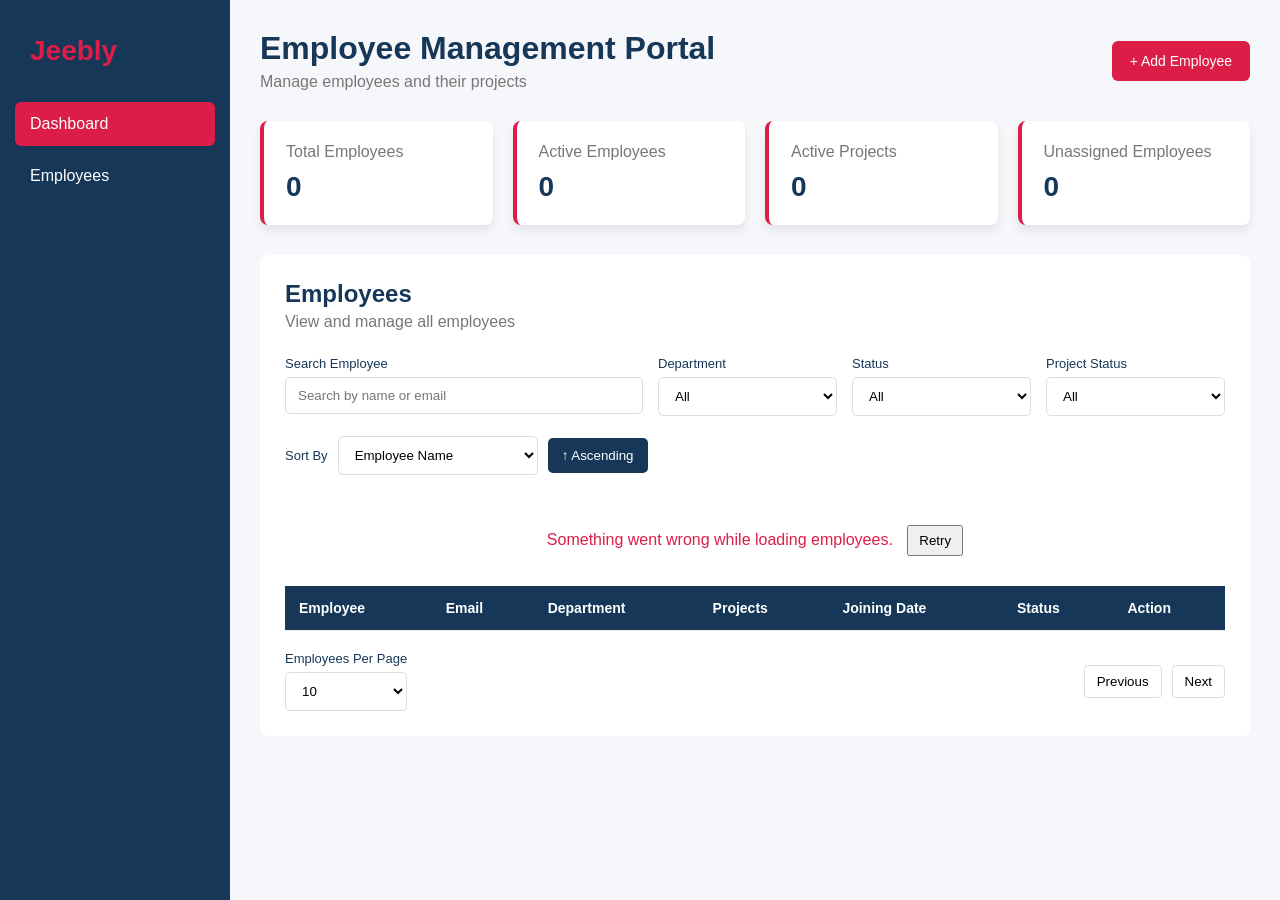
<file: employee-management/frontend/index.html>
<!DOCTYPE html>
<html lang="en">

<head>
    <meta charset="UTF-8">
    <meta name="viewport" content="width=device-width, initial-scale=1.0">

    <title>Employee Management Portal</title>

    <link rel="stylesheet" href="style.css">
</head>

<body>

    <div class="app">

        <aside class="sidebar">
            <div class="logo">
                <h2>Jeebly</h2>
            </div>

            <nav>
                <a href="#" class="active">Dashboard</a>
                <a href="#">Employees</a>
            </nav>
        </aside>

        <main class="main-content">

            <header class="topbar">
                <div>
                    <h1>Employee Management Portal</h1>
                    <p>Manage employees and their projects</p>
                </div>

                <button class="add-btn" onclick="openAddModal()">
                    + Add Employee
                </button>
            </header>

            <section class="dashboard">

                <div class="card">
                    <p>Total Employees</p>
                    <h2 id="totalEmployees">0</h2>
                </div>

                <div class="card">
                    <p>Active Employees</p>
                    <h2 id="activeEmployees">0</h2>
                </div>

                <div class="card">
                    <p>Active Projects</p>
                    <h2 id="activeProjects">0</h2>
                </div>

                <div class="card">
                    <p>Unassigned Employees</p>
                    <h2 id="unassignedEmployees">0</h2>
                </div>

            </section>

            <section class="employee-section">

                <div class="section-header">
                    <div>
                        <h2>Employees</h2>
                        <p>View and manage all employees</p>
                    </div>
                </div>

                <div class="filters">

                    <div class="search-box">
                        <label for="searchInput">Search Employee</label>
                        <input type="text" id="searchInput" placeholder="Search by name or email"
                            oninput="applyFilters()">
                    </div>

                    <div>
                        <label>Department</label>

                        <select id="departmentFilter" onchange="applyFilters()">
                            <option value="All">All</option>
                            <option value="Engineering">Engineering</option>
                            <option value="Finance">Finance</option>
                            <option value="HR">HR</option>
                            <option value="Marketing">Marketing</option>
                            <option value="Product">Product</option>
                        </select>
                    </div>

                    <div>
                        <label>Status</label>

                        <select id="statusFilter" onchange="applyFilters()">
                            <option value="All">All</option>
                            <option value="Active">Active</option>
                            <option value="Inactive">Inactive</option>
                        </select>
                    </div>

                    <div>
                        <label>Project Status</label>

                        <select id="projectStatusFilter" onchange="applyFilters()">
                            <option value="All">All</option>
                            <option value="Active">Active</option>
                            <option value="In Progress">In Progress</option>
                            <option value="Completed">Completed</option>
                        </select>
                    </div>

                </div>

                <div class="sorting">

                    <label>Sort By</label>

                    <select id="sortField" onchange="applyFilters()">
                        <option value="name">Employee Name</option>
                        <option value="projects">Number of Projects</option>
                        <option value="joiningDate">Joining Date</option>
                        <option value="status">Status</option>
                    </select>

                    <button id="sortOrder" onclick="changeSortOrder()">
                        ↑ Ascending
                    </button>

                </div>

                <div id="loading" class="message">
                    Loading employees...
                </div>

                <div id="errorMessage" class="message error">
                    Something went wrong while loading employees.
                    <button onclick="loadEmployees()">Retry</button>
                </div>

                <div id="emptyMessage" class="message">
                    No employees found.
                </div>

                <div class="table-container">

                    <table>

                        <thead>
                            <tr>
                                <th>Employee</th>
                                <th>Email</th>
                                <th>Department</th>
                                <th>Projects</th>
                                <th>Joining Date</th>
                                <th>Status</th>
                                <th>Action</th>
                            </tr>
                        </thead>

                        <tbody id="employeeTableBody">
                        </tbody>

                    </table>

                </div>

                <div class="pagination">

                    <div>
                        <label>Employees Per Page</label>

                        <select id="itemsPerPage" onchange="changeItemsPerPage()">
                            <option value="5">5</option>
                            <option value="10" selected>10</option>
                        </select>
                    </div>

                    <div class="pagination-buttons">

                        <button onclick="previousPage()">Previous</button>

                        <span id="pageNumbers"></span>

                        <button onclick="nextPage()">Next</button>

                    </div>

                </div>

            </section>

        </main>

    </div>

    <div id="detailsModal" class="modal">

        <div class="modal-content">

            <div class="modal-header">
                <h2>Employee Details</h2>
                <button onclick="closeModal('detailsModal')">×</button>
            </div>

            <div id="employeeDetails"></div>

        </div>

    </div>


    <!-- Add / Edit Modal -->
    <div id="employeeModal" class="modal">

        <div class="modal-content">

            <div class="modal-header">
                <h2 id="formTitle">Add Employee</h2>
                <button onclick="closeModal('employeeModal')">×</button>
            </div>

            <form id="employeeForm">

                <input type="hidden" id="employeeId">

                <div class="form-group">
                    <label>Name</label>
                    <input type="text" id="name">
                    <small id="nameError"></small>
                </div>

                <div class="form-group">
                    <label>Email</label>
                    <input type="email" id="email">
                    <small id="emailError"></small>
                </div>

                <div class="form-group">
                    <label>Mobile</label>
                    <input type="text" id="mobile">
                    <small id="mobileError"></small>
                </div>

                <div class="form-group">
                    <label>Department</label>

                    <select id="department">
                        <option value="">Select Department</option>
                        <option value="Engineering">Engineering</option>
                        <option value="Finance">Finance</option>
                        <option value="HR">HR</option>
                        <option value="Marketing">Marketing</option>
                        <option value="Product">Product</option>
                    </select>

                    <small id="departmentError"></small>
                </div>

                <div class="form-group">
                    <label>Joining Date</label>
                    <input type="date" id="joiningDate">
                    <small id="joiningDateError"></small>
                </div>

                <div class="form-group">
                    <label>Status</label>

                    <select id="status">
                        <option value="">Select Status</option>
                        <option value="Active">Active</option>
                        <option value="Inactive">Inactive</option>
                    </select>

                    <small id="statusError"></small>
                </div>
                <div class="form-group">

                    <label>Projects</label>

                    <div id="projectList" class="project-list">
                        
                    </div>

                    <small id="projectsError"></small>

                </div>

                <div class="form-actions">
                    <button type="button" class="cancel-btn" onclick="closeModal('employeeModal')">
                        Cancel
                    </button>

                    <button type="submit" class="save-btn">
                        Save Employee
                    </button>
                </div>

            </form>

        </div>

    </div>

    <div id="deleteModal" class="modal">

        <div class="modal-content small-modal">

            <div class="modal-header">
                <h2>Delete Employee</h2>
                <button onclick="closeModal('deleteModal')">×</button>
            </div>

            <p>
                Are you sure you want to delete this employee?
            </p>

            <div class="form-actions">

                <button class="cancel-btn" onclick="closeModal('deleteModal')">
                    Cancel
                </button>

                <button class="delete-btn" onclick="confirmDelete()">
                    Delete
                </button>

            </div>

        </div>

    </div>


    <script src="script.js"></script>

</body>

</html>
</file>
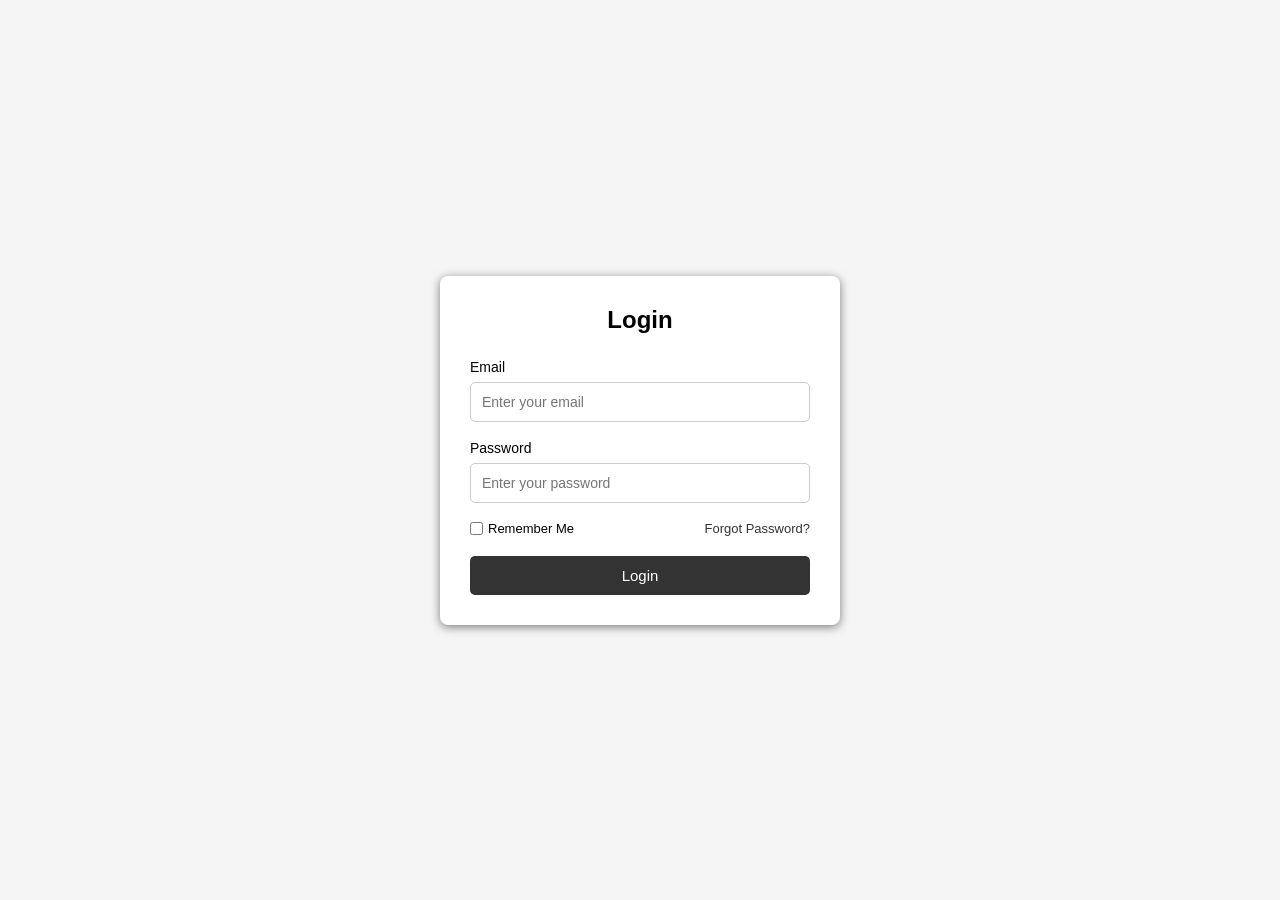
<file: Day-1/login.html>
<!DOCTYPE html>
<html lang="en">
<head>
    <meta charset="UTF-8">
    <meta name="viewport" content="width=device-width, initial-scale=1.0">
    <link rel="stylesheet" href="login.css">
    <title>Login Page</title>
</head>
<body>

    <div class="login-container">
        <div class="login-box">
            <h2>Login</h2>

            <form>
                <div class="input-group">
                    <label for="email">Email</label>
                    <input
                        type="email"
                        id="email"
                        placeholder="Enter your email"
                    >
                </div>

                <div class="input-group">
                    <label for="password">Password</label>
                    <input
                        type="password"
                        id="password"
                        placeholder="Enter your password"
                    >
                </div>

                <div class="login-options">
                    <label class="remember-me">
                        <input type="checkbox">
                        Remember Me
                    </label>

                    <a href="#">Forgot Password?</a>
                </div>

                <button type="submit">Login</button>
            </form>
        </div>
    </div>

</body>
</html>
</file>
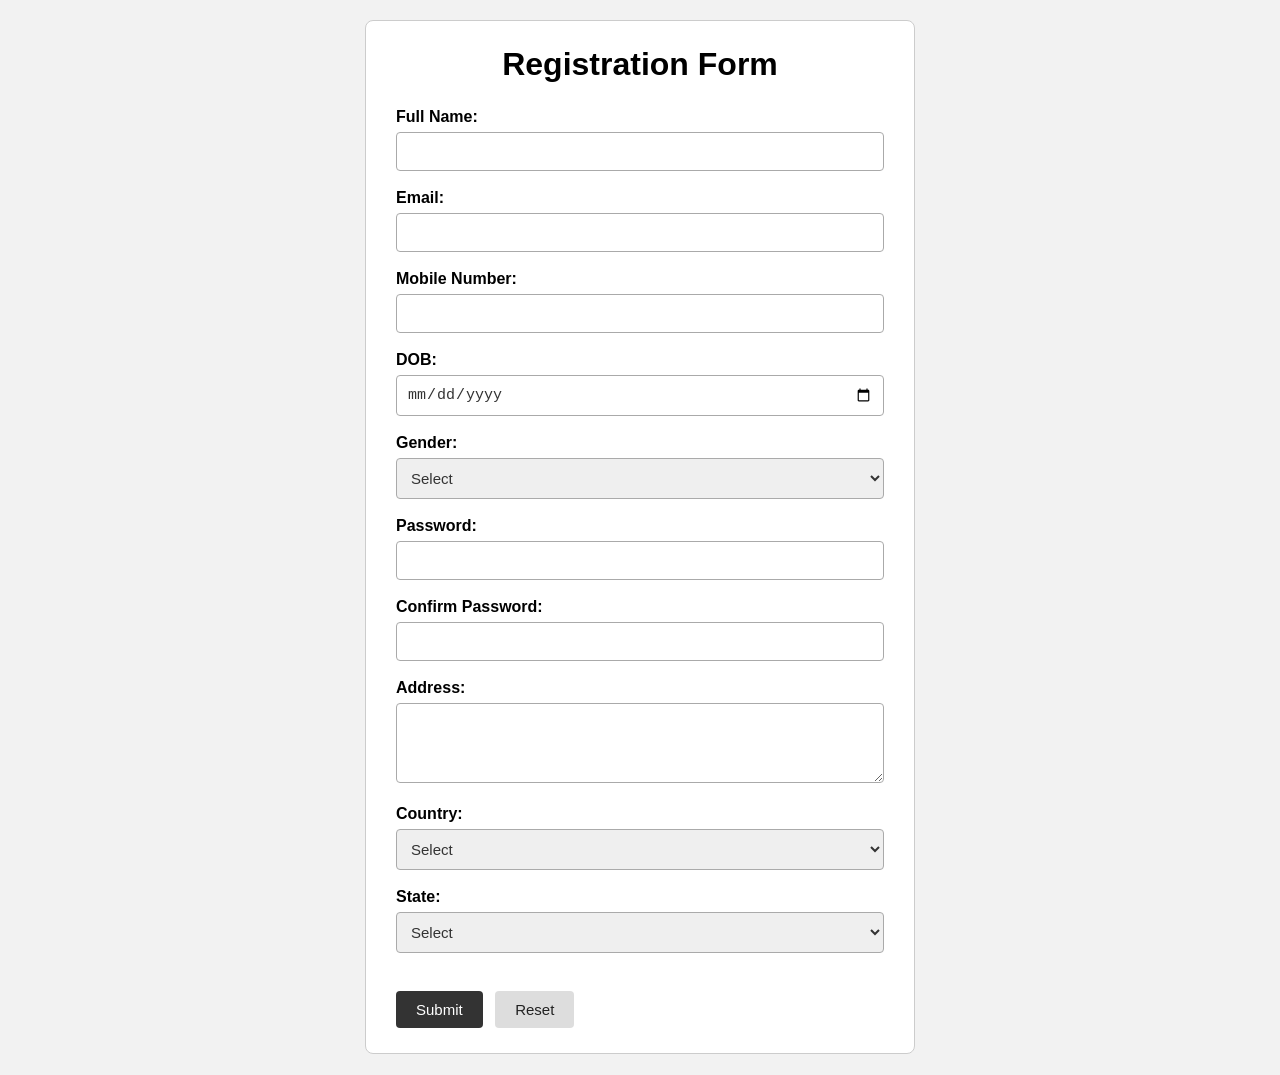
<file: Day-1/registration.html>
<!DOCTYPE html>
<html lang="en">
<head>
    <meta charset="UTF-8">
    <meta name="viewport" content="width=device-width, initial-scale=1.0">
    <link rel="stylesheet" href="registration.css">
    <title>Registration Form</title>
</head>
<body>
    <main>
        <h1>Registration Form</h1>
        <form>
            <label for="name">Full Name:</label>
            <input type="text" id="name" name="name" required>
            <br><br>
            <label for="email">Email:</label>
            <input type="email" id="email" name="email" required>
            <br><br>
            <label for="mobile">Mobile Number:</label>
            <input type="number" id="mobile" name="mobile" required>
            <br><br>
            <label for="dob">DOB:</label>
            <input type="date" id="dob" name="dob" required>
            <br><br>
            <label for="gender">Gender:</label>
            <select id="gender" name="gender" required>
                <option value="">Select</option>
                <option value="male">Male</option>
                <option value="female">Female</option>
                <option value="other">Other</option>
            </select>
            <br><br>
            <label for="password">Password:</label>
            <input type="password" id="password" name="password" required>
            <br><br>
            <label for="confirm-password">Confirm Password:</label>
            <input type="password" id="confirm-password" name="confirm-password" required>
            <br><br>
            <label for="address">Address:</label>
            <textarea id="address" name="address" required></textarea>
            <br><br>
            <label for="country">Country:</label>
            <select id="country" name="country" required>
                <option value="">Select</option>
                <option value="usa">USA</option>
                <option value="canada">Canada</option>
                <option value="uk">UK</option>
                <option value="australia">Australia</option>
            </select>
            <br><br>
            <label for="state">State:</label>
            <select id="state" name="state" required>
                <option value="">Select</option>
                <option value="bihar">Bihar</option>
            </select>
            <br><br>
            <input type="submit" value="Submit">
            <input type="reset" value="Reset">
        </form>
    </main>
</body>
</html>
</file>
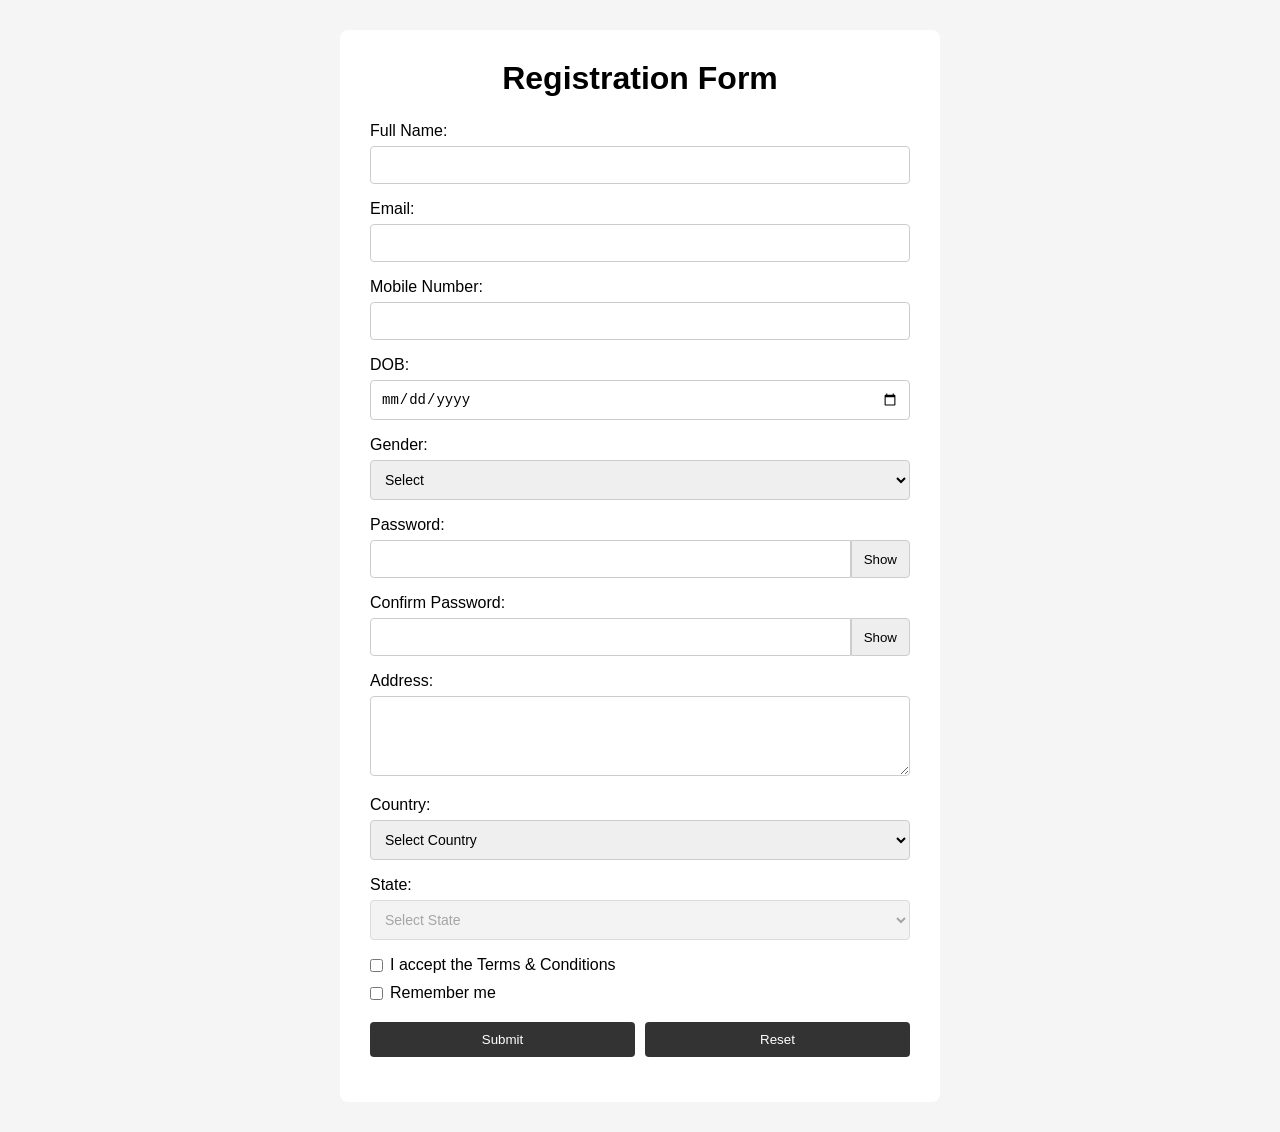
<file: Day-2/form.validation.html>
<!DOCTYPE html>
<html lang="en">
<head>
    <meta charset="UTF-8">
    <meta name="viewport" content="width=device-width, initial-scale=1.0">
    <link rel="stylesheet" href="form.validation.css">
    <title>Registration Form</title>
</head>

<body>

    <main>
        <h1>Registration Form</h1>

        <form id="registration-form">

            <div class="form-group">
                <label for="name">Full Name:</label>
                <input type="text" id="name" name="name">
                <small class="error" id="name-error"></small>
            </div>

            <div class="form-group">
                <label for="email">Email:</label>
                <input type="email" id="email" name="email">
                <small class="error" id="email-error"></small>
            </div>

            <div class="form-group">
                <label for="mobile">Mobile Number:</label>
                <input type="tel" id="mobile" name="mobile">
                <small class="error" id="mobile-error"></small>
            </div>

            <div class="form-group">
                <label for="dob">DOB:</label>
                <input type="date" id="dob" name="dob">
                <small class="error" id="dob-error"></small>
            </div>

            <div class="form-group">
                <label for="gender">Gender:</label>
                <select id="gender" name="gender">
                    <option value="">Select</option>
                    <option value="male">Male</option>
                    <option value="female">Female</option>
                    <option value="other">Other</option>
                </select>
                <small class="error" id="gender-error"></small>
            </div>

            <div class="form-group">
                <label for="password">Password:</label>

                <div class="password-box">
                    <input type="password" id="password" name="password">
                    <button type="button" class="toggle-password" id="password-toggle">
                        Show
                    </button>
                </div>

                <small class="error" id="password-error"></small>
            </div>

            <div class="form-group">
                <label for="confirm-password">Confirm Password:</label>

                <div class="password-box">
                    <input type="password" id="confirm-password" name="confirm-password">
                    <button type="button" class="toggle-password" id="confirm-password-toggle">
                        Show
                    </button>
                </div>

                <small class="error" id="confirm-password-error"></small>
            </div>

            <div class="form-group">
                <label for="address">Address:</label>
                <textarea id="address" name="address"></textarea>
                <small class="error" id="address-error"></small>
            </div>

            <div class="form-group">
                <label for="country">Country:</label>
                <select id="country" name="country">
                    <option value="">Select Country</option>
                </select>
                <small class="error" id="country-error"></small>
            </div>

            <div class="form-group">
                <label for="state">State:</label>
                <select id="state" name="state" disabled>
                    <option value="">Select State</option>
                </select>
                <small class="error" id="state-error"></small>
            </div>

            <div class="terms">
                <input type="checkbox" id="terms" name="terms">
                <label for="terms">I accept the Terms & Conditions</label>
            </div>

            <small class="error" id="terms-error"></small>

            <div class="remember-me">
                <input type="checkbox" id="remember-me" name="remember-me">
                <label for="remember-me">Remember me</label>
            </div>

            <div class="buttons">
                <button type="submit">Submit</button>
                <button type="reset">Reset</button>
            </div>

            <p id="success-message"></p>

        </form>
    </main>

    <script src="form.validation.js"></script>
</body>
</html>
</file>
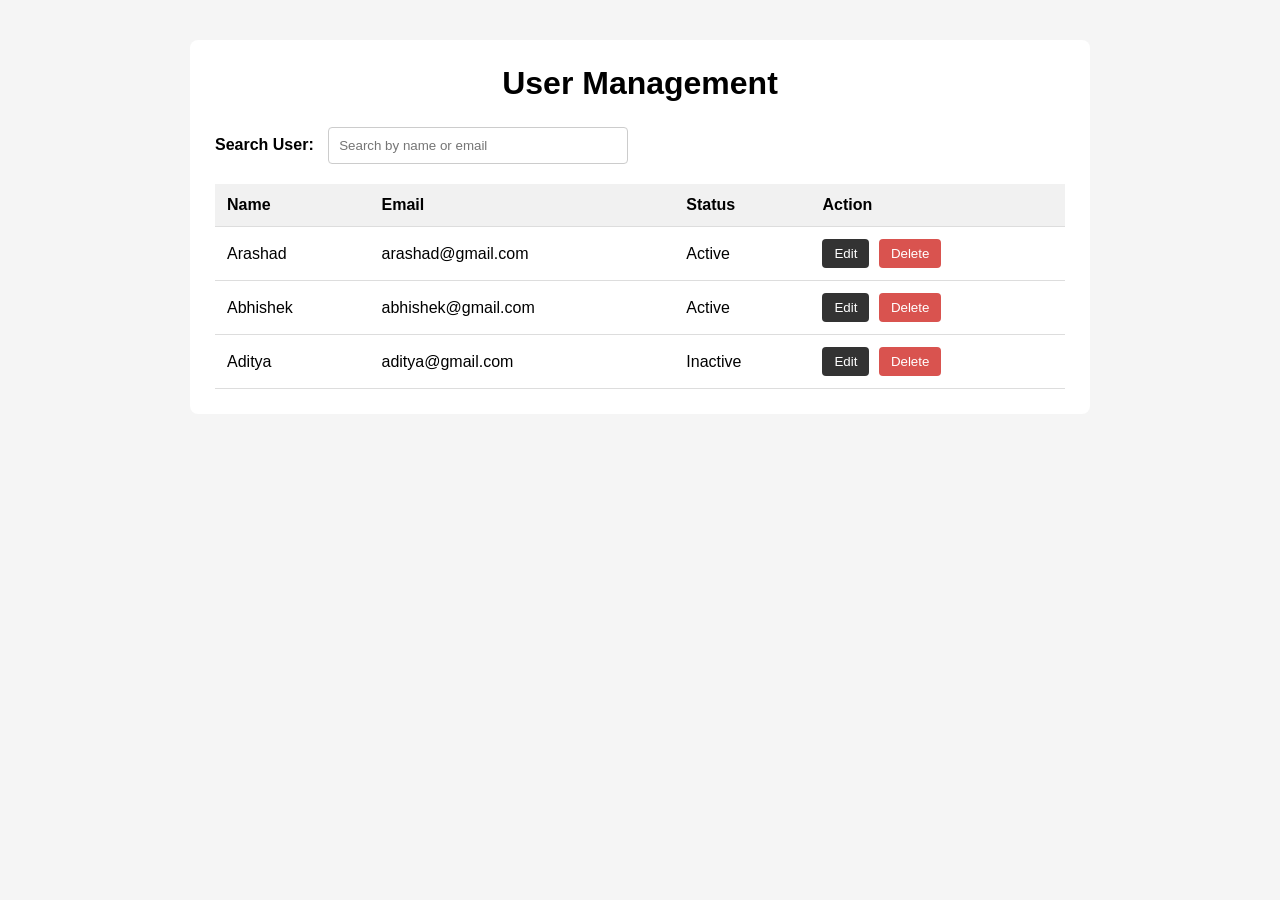
<file: Day-3/users.html>
<!DOCTYPE html>
<html lang="en">
<head>
    <meta charset="UTF-8">
    <meta name="viewport" content="width=device-width, initial-scale=1.0">
    <title>User Management</title>
    <link rel="stylesheet" href="users.css">
</head>
<body>

    <div class="container">
        <h1>User Management</h1>

        <div class="search-box">
            <label for="searchUser">Search User:</label>
            <input
                type="text"
                id="searchUser"
                placeholder="Search by name or email"
            >
        </div>

        <table>
            <thead>
                <tr>
                    <th>Name</th>
                    <th>Email</th>
                    <th>Status</th>
                    <th>Action</th>
                </tr>
            </thead>

            <tbody id="userTableBody">
                
            </tbody>
        </table>
    </div>

    <div class="modal" id="editModal">
        <div class="modal-content">
            <h2>Edit User</h2>

            <form id="editUserForm">
                <input type="hidden" id="editUserId">

                <label for="editName">Name</label>
                <input type="text" id="editName" required>

                <label for="editEmail">Email</label>
                <input type="email" id="editEmail" required>

                <label for="editStatus">Status</label>
                <select id="editStatus">
                    <option value="Active">Active</option>
                    <option value="Inactive">Inactive</option>
                </select>

                <div class="modal-buttons">
                    <button type="submit" class="save-btn">Save Changes</button>
                    <button type="button" class="cancel-btn" id="cancelEdit">
                        Cancel
                    </button>
                </div>
            </form>
        </div>
    </div>

    <script src="users.js"></script>
</body>
</html>
</file>
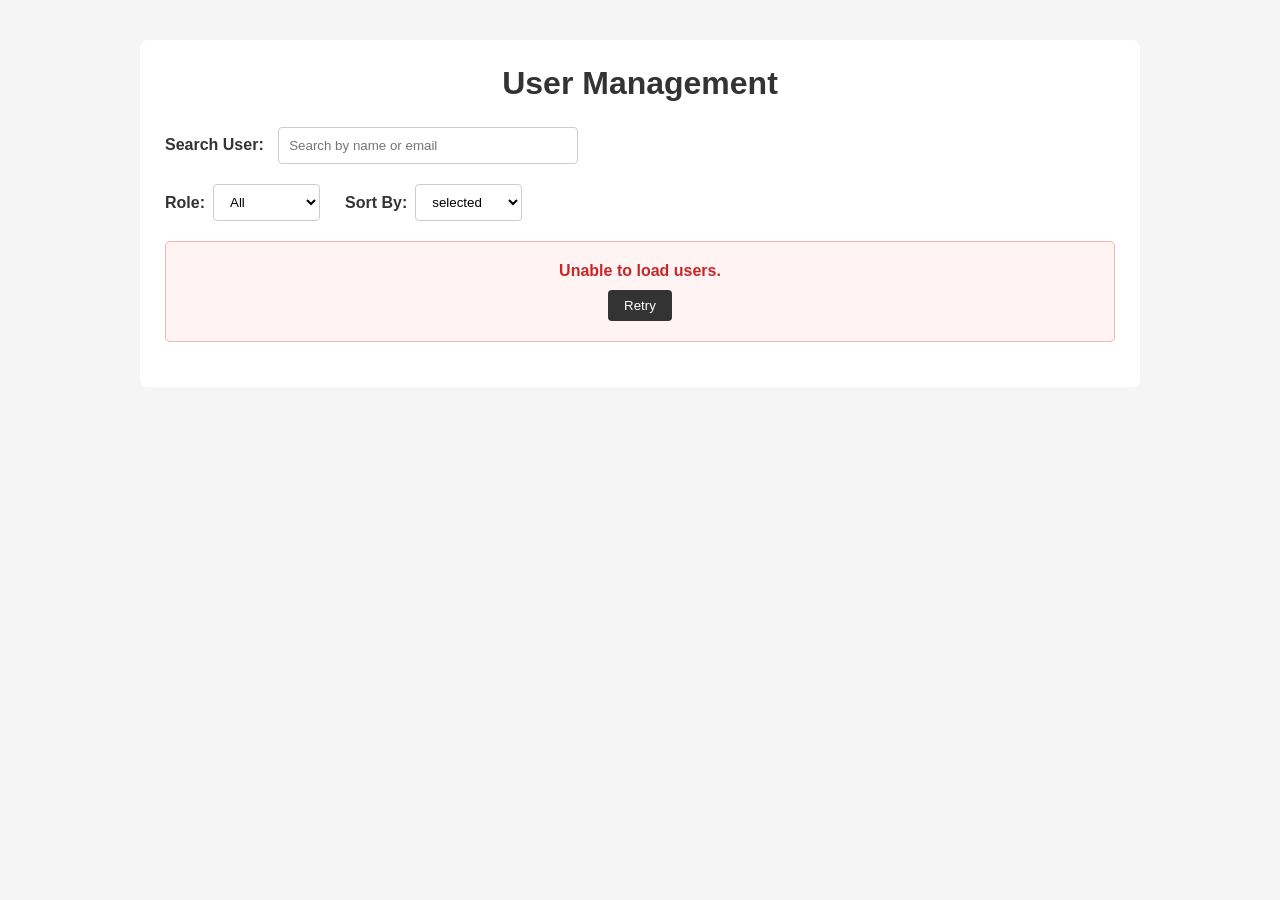
<file: Day-4/users.html>
<!DOCTYPE html>
<html lang="en">
<head>
    <meta charset="UTF-8">
    <meta name="viewport" content="width=device-width, initial-scale=1.0">
    <title>User Management</title>
    <link rel="stylesheet" href="users.css">
</head>

<body>

    <div class="container">

        <h1>User Management</h1>


        <!-- Search -->
        <div class="search-box">

            <label for="searchUser">
                Search User:
            </label>

            <input
                type="text"
                id="searchUser"
                placeholder="Search by name or email"
            >

        </div>


        <!-- Filters -->
        <div class="filters">

            <!-- Role Filter -->
            <div class="filter-group">

                <label for="roleFilter">
                    Role:
                </label>

                <select id="roleFilter">

                    <option value="all">
                        All
                    </option>

                    <option value="admin">
                        Admin
                    </option>

                    <option value="user">
                        User
                    </option>

                    <option value="moderator">
                        Moderator
                    </option>

                </select>

            </div>


            <div class="filter-group">

                <label for="sortBy">
                    Sort By:
                </label>

                <select id="sortBy">

                    <option value="default" selected>
                        selected
                    </option>

                    <option value="name-az">
                        Name A-Z
                    </option>

                    <option value="name-za">
                        Name Z-A
                    </option>

                </select>

            </div>

        </div>


        <div
            class="loading-state"
            id="loadingState"
        >
            Loading users...
        </div>


        <div
            class="error-state"
            id="errorState"
        >

            <p>
                Unable to load users.
            </p>

            <button
                type="button"
                id="retryBtn"
            >
                Retry
            </button>

        </div>


        <!-- User Table -->

        <div class="table-container">

            <table>

                <thead>

                    <tr>
                        <th>Name</th>
                        <th>Email</th>
                        <th>Role</th>
                        <th>Action</th>
                    </tr>

                </thead>


                <tbody id="userTableBody">

                </tbody>

            </table>

        </div>


        <!-- Empty State -->

        <div
            class="empty-state"
            id="emptyState"
        >
            No users found.
        </div>


        <!-- Pagination -->

        <div class="pagination">

            <button
                class="pagination-btn"
                id="previousBtn"
            >
                Previous
            </button>


            <button class="page-btn active-page">
                1
            </button>

            <button class="page-btn">
                2
            </button>

            <button class="page-btn">
                3
            </button>

            <button class="page-btn">
                4
            </button>

            <button class="page-btn">
                5
            </button>


            <button
                class="pagination-btn"
                id="nextBtn"
            >
                Next
            </button>

        </div>

    </div>


    <!-- Edit User Modal -->

    <div
        class="modal"
        id="editModal"
    >

        <div class="modal-content">

            <h2>
                Edit User
            </h2>


            <form id="editUserForm">

                <input
                    type="hidden"
                    id="editUserId"
                >


                <label for="editName">
                    Name
                </label>

                <input
                    type="text"
                    id="editName"
                    required
                >


                <label for="editEmail">
                    Email
                </label>

                <input
                    type="email"
                    id="editEmail"
                    required
                >


                <label for="editRole">
                    Role
                </label>

                <select id="editRole">

                    <option value="admin">
                        Admin
                    </option>

                    <option value="user">
                        User
                    </option>

                    <option value="moderator">
                        Moderator
                    </option>

                </select>


                <div class="modal-buttons">

                    <button
                        type="submit"
                        class="save-btn"
                    >
                        Save Changes
                    </button>


                    <button
                        type="button"
                        class="cancel-btn"
                        id="cancelEdit"
                    >
                        Cancel
                    </button>

                </div>

            </form>

        </div>

    </div>


    <script src="users.js"></script>

</body>
</html>
</file>
<file: employee-management/frontend/style.css>
* {
    margin: 0;
    padding: 0;
    box-sizing: border-box;
}

body {
    font-family: "Nexa", Arial, sans-serif;
    background: #f5f7fa;
    color: #163758;
}

button,
input,
select {
    font-family: inherit;
}

.app {
    display: flex;
    min-height: 100vh;
}

.sidebar {
    width: 230px;
    background: #163758;
    color: white;
    padding: 25px 15px;
}

.logo {
    padding: 10px 15px 35px;
}

.logo h2 {
    color: #DC1D47;
    font-size: 28px;
}

.sidebar nav {
    display: flex;
    flex-direction: column;
    gap: 8px;
}

.sidebar nav a {
    color: white;
    text-decoration: none;
    padding: 13px 15px;
    border-radius: 6px;
}

.sidebar nav a:hover,
.sidebar nav a.active {
    background: #DC1D47;
}


.main-content {
    flex: 1;
    padding: 30px;
    overflow-x: hidden;
}

.topbar {
    display: flex;
    justify-content: space-between;
    align-items: center;
    margin-bottom: 30px;
}

.topbar h1 {
    color: #163758;
    margin-bottom: 6px;
}

.topbar p {
    color: #777;
}


.add-btn,
.save-btn {
    background: #DC1D47;
    color: white;
    border: none;
    padding: 12px 18px;
    border-radius: 6px;
    cursor: pointer;
    font-size: 14px;
}

.add-btn:hover,
.save-btn:hover {
    opacity: 0.9;
}


.dashboard {
    display: grid;
    grid-template-columns: repeat(4, 1fr);
    gap: 20px;
    margin-bottom: 30px;
}

.card {
    background: white;
    padding: 22px;
    border-radius: 8px;
    border-left: 4px solid #DC1D47;
    box-shadow: 0 6px 10px rgba(0, 0, 0, 0.08);
}

.card p {
    color: #777;
    margin-bottom: 10px;
}

.card h2 {
    color: #163758;
    font-size: 28px;
}

.employee-section {
    background: white;
    padding: 25px;
    border-radius: 8px;
}

.section-header {
    margin-bottom: 25px;
}

.section-header h2 {
    color: #163758;
    margin-bottom: 5px;
}

.section-header p {
    color: #777;
}


.filters {
    display: grid;
    grid-template-columns: 2fr 1fr 1fr 1fr;
    gap: 15px;
    margin-bottom: 20px;
}

.filters label,
.sorting label,
.pagination label {
    display: block;
    font-size: 13px;
    margin-bottom: 6px;
    color: #163758;
}

input,
select {
    width: 100%;
    padding: 10px 12px;
    border: 1px solid #ddd;
    border-radius: 5px;
    outline: none;
    background: white;
}

input:focus,
select:focus {
    border-color: #DC1D47;
}

.sorting {
    display: flex;
    align-items: center;
    gap: 10px;
    margin-bottom: 20px;
}

.sorting label {
    margin-bottom: 0;
}

.sorting select {
    width: 200px;
}

.sorting button {
    padding: 10px 14px;
    background: #163758;
    color: white;
    border: none;
    border-radius: 5px;
    cursor: pointer;
}


.table-container {
    width: 100%;
    overflow-x: auto;
}

table {
    width: 100%;
    border-collapse: collapse;
    min-width: 750px;
}

thead {
    background: #163758;
    color: white;
}

th,
td {
    padding: 14px;
    text-align: left;
    border-bottom: 1px solid #eee;
}

th {
    font-size: 14px;
}

td {
    font-size: 14px;
}

tbody tr:hover {
    background: #fafafa;
}

.status {
    display: inline-block;
    padding: 5px 10px;
    border-radius: 20px;
    font-size: 12px;
}

.status.active {
    background: #e8f7ee;
    color: #16834b;
}

.status.inactive {
    background: #fce9ee;
    color: #DC1D47;
}

.action-buttons {
    display: flex;
    gap: 6px;
}

.action-buttons button {
    border: none;
    padding: 7px 10px;
    border-radius: 4px;
    cursor: pointer;
}

.view-btn {
    background: #163758;
    color: white;
}

.edit-btn {
    background: #f1f3f5;
    color: #163758;
}

.delete-btn {
    background: #DC1D47;
    color: white;
}

.pagination {
    display: flex;
    justify-content: space-between;
    align-items: center;
    margin-top: 20px;
}

.pagination-buttons {
    display: flex;
    align-items: center;
    gap: 5px;
}

.pagination-buttons button,
.page-number {
    border: 1px solid #ddd;
    background: white;
    padding: 8px 12px;
    border-radius: 4px;
    cursor: pointer;
}

.page-number.active {
    background: #DC1D47;
    color: white;
    border-color: #DC1D47;
}

.modal {
    display: none;
    position: fixed;
    inset: 0;
    background: rgba(0, 0, 0, 0.5);
    align-items: center;
    justify-content: center;
    padding: 20px;
    z-index: 1000;
}

.modal-content {
    background: white;
    width: 500px;
    max-width: 100%;
    max-height: 90vh;
    overflow-y: auto;
    border-radius: 8px;
    padding: 25px;
}

.small-modal {
    width: 400px;
}

.modal-header {
    display: flex;
    justify-content: space-between;
    align-items: center;
    margin-bottom: 25px;
}

.modal-header h2 {
    color: #163758;
}

.modal-header button {
    background: none;
    border: none;
    font-size: 25px;
    cursor: pointer;
    color: #777;
}

.form-group {
    margin-bottom: 15px;
}

.form-group label {
    display: block;
    margin-bottom: 6px;
    font-size: 14px;
}

.form-group small {
    display: block;
    color: #DC1D47;
    margin-top: 5px;
}

.form-actions {
    display: flex;
    justify-content: flex-end;
    gap: 10px;
    margin-top: 20px;
}

.cancel-btn {
    padding: 10px 16px;
    border: 1px solid #ddd;
    background: white;
    border-radius: 5px;
    cursor: pointer;
}

.form-actions .delete-btn {
    padding: 10px 18px;
}

.detail-item {
    margin-bottom: 15px;
}

.detail-item strong {
    display: block;
    color: #163758;
    margin-bottom: 4px;
}

.project-list {
    margin-top: 10px;
}

.project-item {
    display: flex;
    justify-content: space-between;
    padding: 10px;
    background: #f5f7fa;
    margin-bottom: 8px;
    border-radius: 5px;
}

.message {
    text-align: center;
    padding: 30px;
    display: none;
}

.error {
    color: #DC1D47;
}

.error button {
    margin-left: 10px;
    padding: 6px 10px;
    cursor: pointer;
}

@media (max-width: 1000px) {

    .sidebar {
        width: 180px;
    }

    .dashboard {
        grid-template-columns: repeat(2, 1fr);
    }

    .filters {
        grid-template-columns: 1fr 1fr;
    }
}


@media (max-width: 700px) {

    .app {
        display: block;
    }

    .sidebar {
        width: 100%;
        padding: 15px;
    }

    .logo {
        padding: 5px 10px 15px;
    }

    .sidebar nav {
        flex-direction: row;
    }

    .main-content {
        padding: 15px;
    }

    .topbar {
        flex-direction: column;
        align-items: flex-start;
        gap: 15px;
    }

    .dashboard {
        grid-template-columns: 1fr;
    }

    .filters {
        grid-template-columns: 1fr;
    }

    .sorting {
        flex-direction: column;
        align-items: flex-start;
    }

    .sorting select {
        width: 100%;
    }

    .pagination {
        flex-direction: column;
        gap: 15px;
        align-items: flex-start;
    }
}
</file>
<file: Day-1/login.css>
* {
    margin: 0;
    padding: 0;
    box-sizing: border-box;
}

body {
    font-family: Arial, sans-serif;
    background-color: #f5f5f5;
}

.login-container {
    min-height: 100vh;
    display: flex;
    justify-content: center;
    align-items: center;
    padding: 20px;
}

.login-box {
    width: 100%;
    max-width: 400px;
    background-color: white;
    padding: 30px;
    border-radius: 8px;
    box-shadow: 0 2px 10px rgba(0, 0, 0, 0.5);
}

.login-box h2 {
    text-align: center;
    margin-bottom: 25px;
}

.input-group {
    margin-bottom: 18px;
}

.input-group label {
    display: block;
    margin-bottom: 7px;
    font-size: 14px;
}

.input-group input {
    width: 100%;
    padding: 11px;
    border: 1px solid #ccc;
    border-radius: 5px;
    font-size: 14px;
}

.input-group input:focus {
    outline: none;
    border-color: #333;
}

.login-options {
    display: flex;
    justify-content: space-between;
    align-items: center;
    margin-bottom: 20px;
    font-size: 13px;
}

.remember-me {
    display: flex;
    align-items: center;
    gap: 5px;
}

.login-options a {
    color: #333;
    text-decoration: none;
}

.login-options a:hover {
    text-decoration: underline;
}

button {
    width: 100%;
    padding: 11px;
    border: none;
    border-radius: 5px;
    background-color: #333;
    color: white;
    font-size: 15px;
    cursor: pointer;
}

button:hover {
    background-color: #222;
}

@media (max-width: 480px) {
    .login-box {
        padding: 25px 20px;
    }

    .login-options {
        font-size: 12px;
    }
}
</file>
<file: Day-1/registration.css>
* {
    box-sizing: border-box;
}

body {
    margin: 0;
    padding: 20px;
    min-height: 100vh;
    font-family: Arial, sans-serif;
    background-color: #f2f2f2;
    display: flex;
    justify-content: center;
    align-items: center;
}

main {
    width: 100%;
    max-width: 550px;
    padding: 25px 30px;
    background-color: white;
    border: 1px solid #ccc;
    border-radius: 8px;
}

h1 {
    text-align: center;
    margin-top: 0;
    margin-bottom: 25px;
}

form {
    width: 100%;
}

label {
    display: block;
    margin-bottom: 6px;
    font-weight: bold;
}

input,
select,
textarea {
    width: 100%;
    padding: 10px;
    border: 1px solid #aaa;
    border-radius: 4px;
    font-size: 15px;
    color: #333;
}

textarea {
    height: 80px;
    resize: vertical;
}


input:focus,
select:focus,
textarea:focus {
    outline: none;
    border-color: #333;
    box-shadow: 0 0 3px rgba(0, 0, 0, 0.2);
}

input[type="submit"],
input[type="reset"] {
    width: auto;
    padding: 10px 20px;
    margin-top: 20px;
    margin-right: 8px;
    cursor: pointer;
    border: none;
    border-radius: 4px;
}

input[type="submit"] {
    background-color: #333;
    color: white;
}

input[type="reset"] {
    background-color: #ddd;
    color: #222;
}


input[type="submit"]:hover {
    background-color: #555;
}

input[type="reset"]:hover {
    background-color: #ccc;
}


@media (max-width: 600px) {
    body {
        padding: 15px;
    }

    main {
        padding: 20px;
    }

    h1 {
        font-size: 24px;
    }

    input[type="submit"],
    input[type="reset"] {
        width: 100%;
        margin-right: 0;
    }

    input[type="reset"] {
        margin-top: 10px;
    }
}
</file>
<file: Day-2/form.validation.css>
* {
    box-sizing: border-box;
    margin: 0;
    padding: 0;
}

body {
    font-family: Arial, sans-serif;
    background-color: #f5f5f5;
    padding: 30px 15px;
}

main {
    max-width: 600px;
    margin: 0 auto;
    background-color: white;
    padding: 30px;
    border-radius: 8px;
}

h1 {
    text-align: center;
    margin-bottom: 25px;
}

.form-group {
    margin-bottom: 16px;
}

.form-group label {
    display: block;
    margin-bottom: 6px;
}

input,
select,
textarea {
    width: 100%;
    padding: 10px;
    border: 1px solid #ccc;
    border-radius: 4px;
    font-size: 14px;
}

input:focus,
select:focus,
textarea:focus {
    outline: none;
    border-color: #333;
}

textarea {
    height: 80px;
    resize: vertical;
}

.password-box {
    display: flex;
}

.password-box input {
    border-radius: 4px 0 0 4px;
}

.toggle-password {
    padding: 0 12px;
    border: 1px solid #ccc;
    background-color: #eee;
    cursor: pointer;
    border-radius: 0 4px 4px 0;
}

.error {
    display: block;
    color: #d00;
    font-size: 13px;
    margin-top: 5px;
}

.terms {
    display: flex;
    align-items: center;
    gap: 7px;
    margin-top: 10px;
}

.terms input {
    width: auto;
}

.remember-me {
    display: flex;
    align-items: center;
    gap: 7px;
    margin-top: 10px;
}

.remember-me input {
    width: auto;
}

.buttons {
    display: flex;
    gap: 10px;
    margin-top: 20px;
}

.buttons button {
    flex: 1;
    padding: 10px;
    border: none;
    border-radius: 4px;
    cursor: pointer;
    background-color: #333;
    color: white;
}

.buttons button:hover {
    background-color: #222;
}

#success-message {
    color: green;
    text-align: center;
    margin-top: 15px;
}

@media (max-width: 500px) {
    main {
        padding: 20px;
    }

    body {
        padding: 15px 10px;
    }
}
</file>
<file: Day-3/users.css>
* {
    box-sizing: border-box;
    margin: 0;
    padding: 0;
}

body {
    font-family: Arial, sans-serif;
    background-color: #f5f5f5;
    padding: 40px;
}

.container {
    max-width: 900px;
    margin: auto;
    background-color: white;
    padding: 25px;
    border-radius: 8px;
}

h1 {
    margin-bottom: 25px;
    text-align: center;
}

.search-box {
    margin-bottom: 20px;
}

.search-box label {
    margin-right: 10px;
    font-weight: bold;
}

.search-box input {
    width: 300px;
    padding: 10px;
    border: 1px solid #ccc;
    border-radius: 4px;
}

table {
    width: 100%;
    border-collapse: collapse;
}

th,
td {
    padding: 12px;
    border-bottom: 1px solid #ddd;
    text-align: left;
}

th {
    background-color: #f1f1f1;
}

.edit-btn,
.delete-btn {
    padding: 7px 12px;
    border: none;
    border-radius: 4px;
    cursor: pointer;
    margin-right: 5px;
}

.edit-btn {
    background-color: #333;
    color: white;
}

.delete-btn {
    background-color: #d9534f;
    color: white;
}

.edit-btn:hover,
.delete-btn:hover {
    opacity: 0.85;
}

.modal {
    display: none;
    position: fixed;
    inset: 0;
    background-color: rgba(0, 0, 0, 0.5);
    align-items: center;
    justify-content: center;
}

.modal-content {
    width: 400px;
    background-color: white;
    padding: 25px;
    border-radius: 8px;
}

.modal-content h2 {
    margin-bottom: 20px;
}

.modal-content label {
    display: block;
    margin-bottom: 6px;
    margin-top: 12px;
}

.modal-content input,
.modal-content select {
    width: 100%;
    padding: 10px;
    border: 1px solid #ccc;
    border-radius: 4px;
}

.modal-buttons {
    margin-top: 20px;
}

.save-btn,
.cancel-btn {
    padding: 9px 15px;
    border: none;
    border-radius: 4px;
    cursor: pointer;
}

.save-btn {
    background-color: #333;
    color: white;
}

.cancel-btn {
    background-color: #ccc;
    margin-left: 8px;
}
</file>
<file: Day-4/users.css>
* {
    box-sizing: border-box;
    margin: 0;
    padding: 0;
}


body {
    font-family: Arial, sans-serif;
    background-color: #f5f5f5;
    padding: 40px;
    color: #333;
}


.container {
    max-width: 1000px;
    margin: auto;
    background-color: white;
    padding: 25px;
    border-radius: 8px;
}


h1 {
    margin-bottom: 25px;
    text-align: center;
}


.search-box {
    margin-bottom: 20px;
}


.search-box label {
    margin-right: 10px;
    font-weight: bold;
}


.search-box input {
    width: 300px;
    padding: 10px;
    border: 1px solid #ccc;
    border-radius: 4px;
}



.filters {
    display: flex;
    gap: 25px;
    margin-bottom: 20px;
}


.filter-group {
    display: flex;
    align-items: center;
    gap: 8px;
}


.filter-group label {
    font-weight: bold;
}


.filter-group select {
    padding: 9px 12px;
    border: 1px solid #ccc;
    border-radius: 4px;
    background-color: white;
    cursor: pointer;
}


.table-container {
    overflow-x: auto;
    display: none;
}


table {
    width: 100%;
    border-collapse: collapse;
}


th,
td {
    padding: 12px;
    border-bottom: 1px solid #ddd;
    text-align: left;
}


th {
    background-color: #f1f1f1;
    font-weight: bold;
}


.role {
    display: inline-block;
    padding: 5px 10px;
    border-radius: 15px;
    font-size: 13px;
    font-weight: bold;
}

.role.admin {
    background-color: #e8eaf6;
    color: #3949ab;
}

.role.user {
    background-color: #e6f7e6;
    color: #2e7d32;
}

.role.moderator {
    background-color: #fff4e5;
    color: #ef6c00;
}

.delete-btn {
    padding: 7px 12px;
    border: none;
    border-radius: 4px;
    cursor: pointer;
    margin-right: 5px;
}



.delete-btn {
    background-color: #d9534f;
    color: white;
}



.loading-state {
    padding: 20px;
    text-align: center;
    font-weight: bold;
    color: #555;
}



.error-state {
    display: none;
    padding: 20px;
    margin-bottom: 20px;
    text-align: center;
    background-color: #fff3f3;
    border: 1px solid #f1b5b5;
    border-radius: 5px;
}


.error-state p {
    margin-bottom: 10px;
    color: #c62828;
    font-weight: bold;
}


.error-state button {
    padding: 8px 16px;
    border: none;
    border-radius: 4px;
    background-color: #333;
    color: white;
    cursor: pointer;
}


.error-state button:hover {
    opacity: 0.85;
}



.empty-state {
    display: none;
    padding: 30px;
    text-align: center;
    color: #777;
    font-weight: bold;
}



.pagination {
    display: none;
    justify-content: center;
    align-items: center;
    gap: 6px;
    margin-top: 25px;
}


.pagination button {
    padding: 8px 12px;
    border: 1px solid #ccc;
    background-color: white;
    border-radius: 4px;
    cursor: pointer;
}


.pagination button:hover {
    background-color: #f1f1f1;
}


.pagination .active-page {
    background-color: #333;
    color: white;
    border-color: #333;
}



.modal {
    display: none;
    position: fixed;
    inset: 0;
    background-color: rgba(0, 0, 0, 0.5);
    align-items: center;
    justify-content: center;
}


.modal-content {
    width: 400px;
    background-color: white;
    padding: 25px;
    border-radius: 8px;
}


.modal-content h2 {
    margin-bottom: 20px;
}


.modal-content label {
    display: block;
    margin-bottom: 6px;
    margin-top: 12px;
}


.modal-content input,
.modal-content select {
    width: 100%;
    padding: 10px;
    border: 1px solid #ccc;
    border-radius: 4px;
}


.modal-buttons {
    margin-top: 20px;
}


.save-btn,
.cancel-btn {
    padding: 9px 15px;
    border: none;
    border-radius: 4px;
    cursor: pointer;
}


.save-btn {
    background-color: #333;
    color: white;
}


.cancel-btn {
    background-color: #ccc;
    margin-left: 8px;
}
</file>
